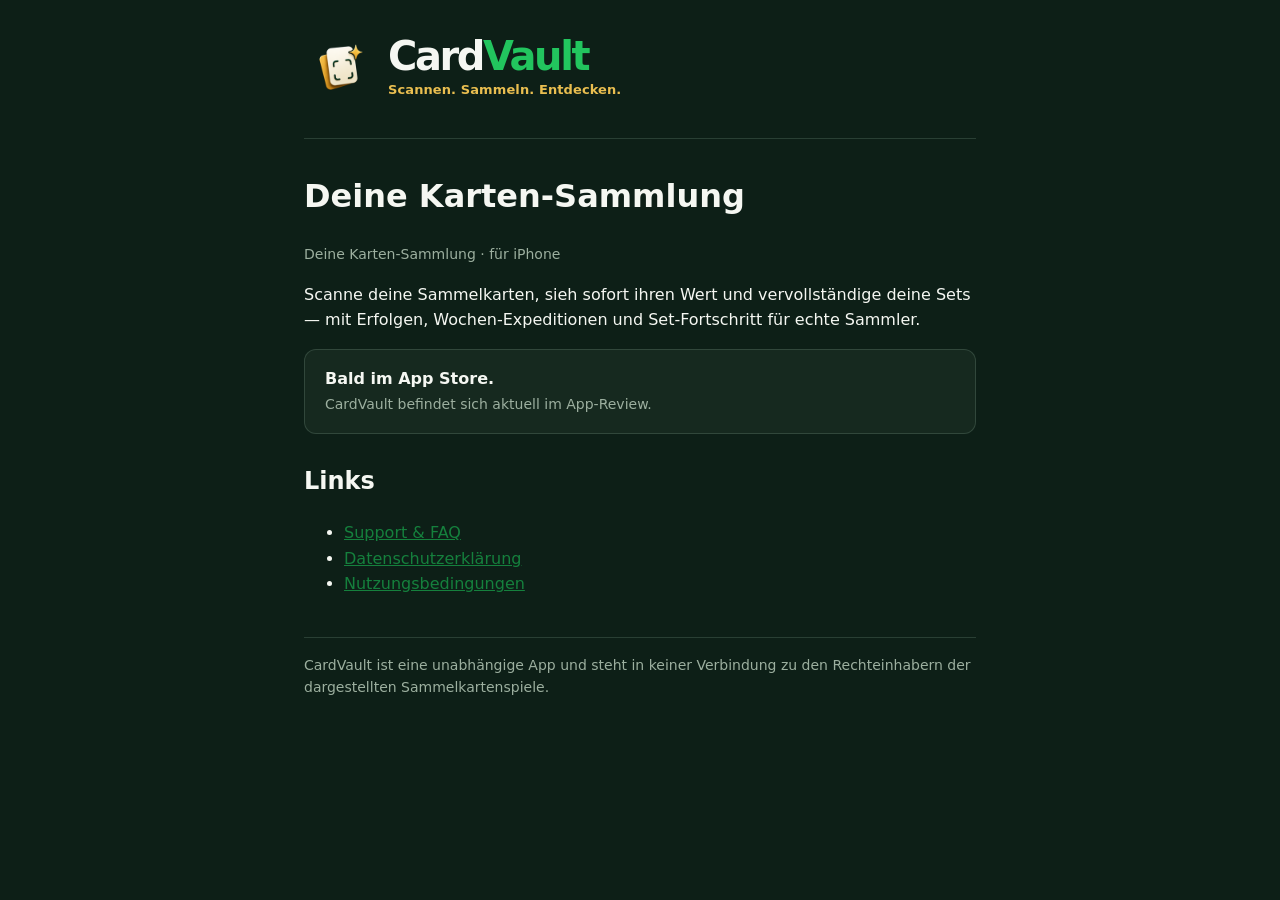
<file: index.html>
<!DOCTYPE html>
<html lang="de">
<head>
<meta charset="utf-8" />
<meta name="viewport" content="width=device-width, initial-scale=1" />
<title>CardVault — Deine Karten-Sammlung</title>
<meta name="description" content="CardVault: Sammelkarten scannen, Wert sehen, Sets vervollständigen. Für iPhone." />
<link rel="icon" href="favicon.svg" type="image/svg+xml" />
<link rel="alternate icon" href="favicon.ico" sizes="32x32" />
<link rel="apple-touch-icon" href="apple-touch-icon.png" />
<link rel="stylesheet" href="assets.css?v=brand-de-20260720" />
</head>
<body>
<header class="site-header">
  <a class="brand-lockup" href="index.html" aria-label="CardVault Startseite">
    <img class="brand-lockup__mark" src="apple-touch-icon.png?v=brand-de-20260720" alt="" aria-hidden="true" />
    <span class="brand-lockup__copy"><span class="brand-lockup__name"><span class="brand-lockup__card">Card</span><span class="brand-lockup__vault">Vault</span></span><span class="brand-lockup__claim">Scannen. Sammeln. Entdecken.</span></span>
  </a>
</header>
<h1>Deine Karten-Sammlung</h1>
<p class="muted">Deine Karten-Sammlung · für iPhone</p>

<p>Scanne deine Sammelkarten, sieh sofort ihren Wert und vervollständige deine Sets —
mit Erfolgen, Wochen-Expeditionen und Set-Fortschritt für echte Sammler.</p>

<div class="card">
  <strong>Bald im App Store.</strong><br />
  <span class="muted">CardVault befindet sich aktuell im App-Review.</span>
</div>

<h2>Links</h2>
<ul>
  <li><a href="support.html">Support &amp; FAQ</a></li>
  <li><a href="legal/privacy.html">Datenschutzerklärung</a></li>
  <li><a href="legal/terms.html">Nutzungsbedingungen</a></li>
</ul>

<footer>
CardVault ist eine unabhängige App und steht in keiner Verbindung zu den Rechteinhabern
der dargestellten Sammelkartenspiele.
</footer>
</body>
</html>
</file>
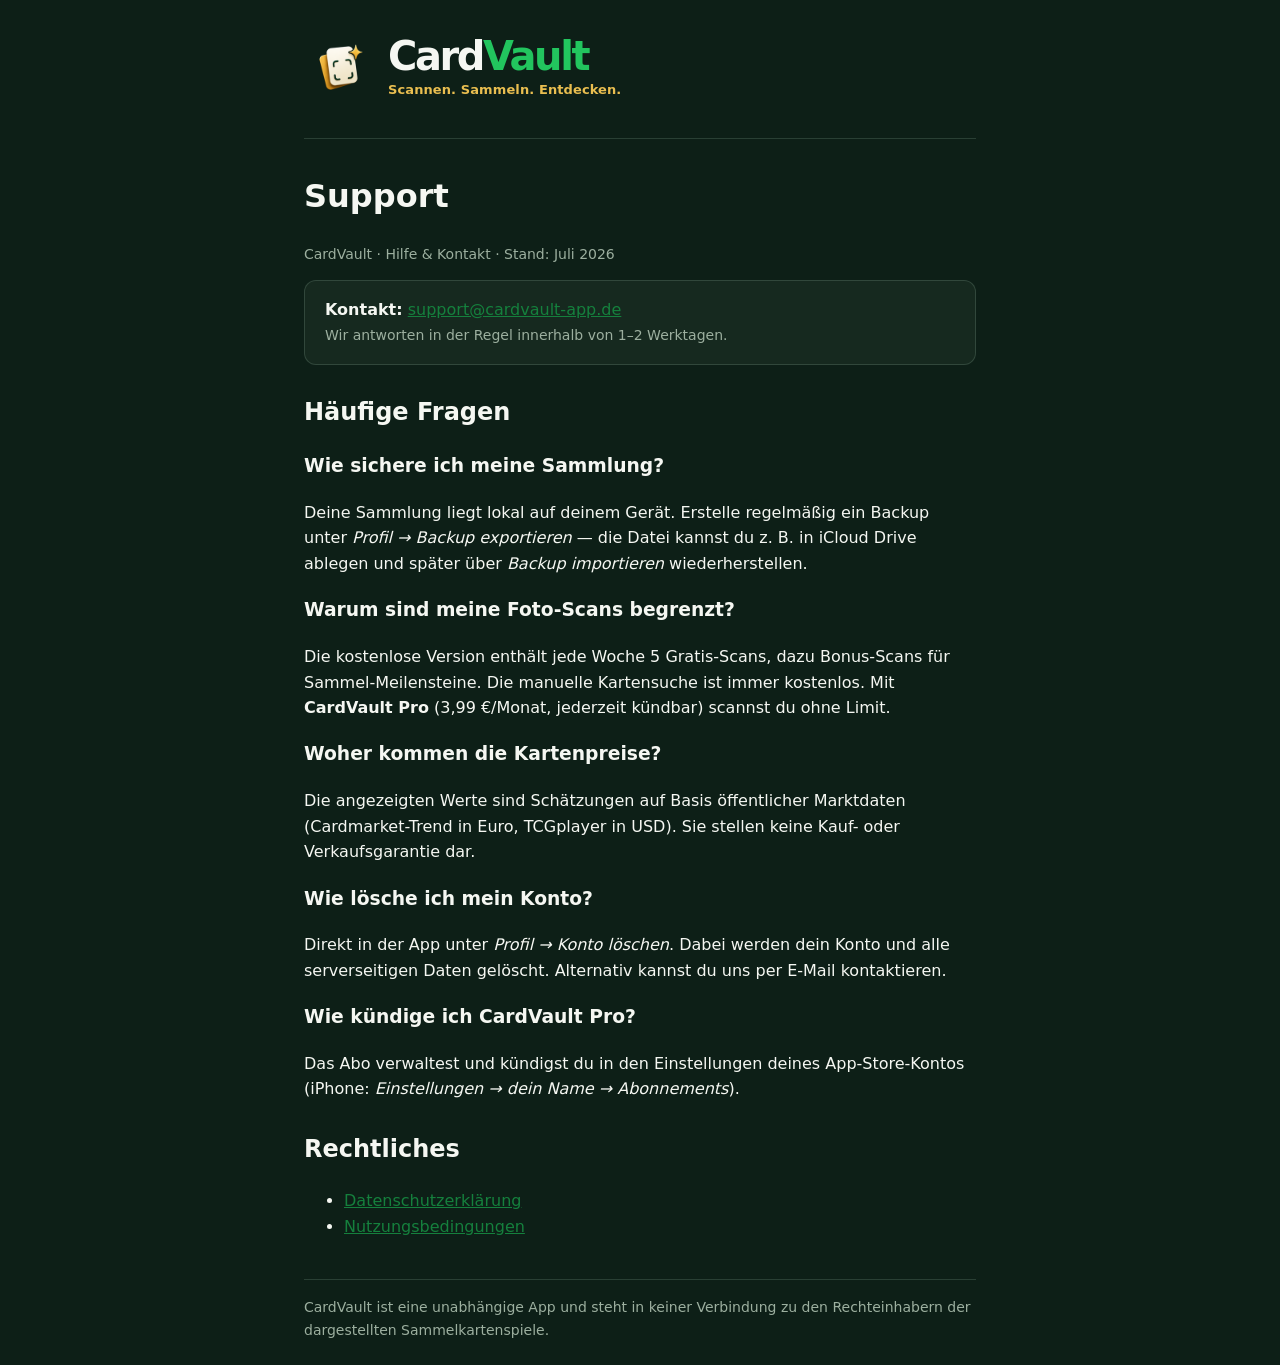
<file: support.html>
<!DOCTYPE html>
<html lang="de">
<head>
<meta charset="utf-8" />
<meta name="viewport" content="width=device-width, initial-scale=1" />
<title>CardVault — Support</title>
<link rel="icon" href="favicon.svg" type="image/svg+xml" />
<link rel="alternate icon" href="favicon.ico" sizes="32x32" />
<link rel="apple-touch-icon" href="apple-touch-icon.png" />
<link rel="stylesheet" href="assets.css?v=brand-de-20260720" />
</head>
<body>
<header class="site-header">
  <a class="brand-lockup" href="index.html" aria-label="CardVault Startseite">
    <img class="brand-lockup__mark" src="apple-touch-icon.png?v=brand-de-20260720" alt="" aria-hidden="true" />
    <span class="brand-lockup__copy"><span class="brand-lockup__name"><span class="brand-lockup__card">Card</span><span class="brand-lockup__vault">Vault</span></span><span class="brand-lockup__claim">Scannen. Sammeln. Entdecken.</span></span>
  </a>
</header>
<h1>Support</h1>
<p class="muted">CardVault · Hilfe &amp; Kontakt · Stand: Juli 2026</p>

<div class="card">
  <strong>Kontakt:</strong> <a href="mailto:support@cardvault-app.de">support@cardvault-app.de</a><br />
  <span class="muted">Wir antworten in der Regel innerhalb von 1–2 Werktagen.</span>
</div>

<h2>Häufige Fragen</h2>

<h3>Wie sichere ich meine Sammlung?</h3>
<p>Deine Sammlung liegt lokal auf deinem Gerät. Erstelle regelmäßig ein Backup unter
<em>Profil → Backup exportieren</em> — die Datei kannst du z.&nbsp;B. in iCloud Drive ablegen
und später über <em>Backup importieren</em> wiederherstellen.</p>

<h3>Warum sind meine Foto-Scans begrenzt?</h3>
<p>Die kostenlose Version enthält jede Woche 5 Gratis-Scans, dazu Bonus-Scans für
Sammel-Meilensteine. Die manuelle Kartensuche ist immer kostenlos. Mit
<strong>CardVault Pro</strong> (3,99&nbsp;€/Monat, jederzeit kündbar) scannst du ohne Limit.</p>

<h3>Woher kommen die Kartenpreise?</h3>
<p>Die angezeigten Werte sind Schätzungen auf Basis öffentlicher Marktdaten
(Cardmarket-Trend in Euro, TCGplayer in USD). Sie stellen keine Kauf- oder
Verkaufsgarantie dar.</p>

<h3>Wie lösche ich mein Konto?</h3>
<p>Direkt in der App unter <em>Profil → Konto löschen</em>. Dabei werden dein Konto und
alle serverseitigen Daten gelöscht. Alternativ kannst du uns per E-Mail kontaktieren.</p>

<h3>Wie kündige ich CardVault Pro?</h3>
<p>Das Abo verwaltest und kündigst du in den Einstellungen deines App-Store-Kontos
(iPhone: <em>Einstellungen → dein Name → Abonnements</em>).</p>

<h2>Rechtliches</h2>
<ul>
  <li><a href="legal/privacy.html">Datenschutzerklärung</a></li>
  <li><a href="legal/terms.html">Nutzungsbedingungen</a></li>
</ul>

<footer>
CardVault ist eine unabhängige App und steht in keiner Verbindung zu den Rechteinhabern
der dargestellten Sammelkartenspiele.
</footer>
</body>
</html>
</file>
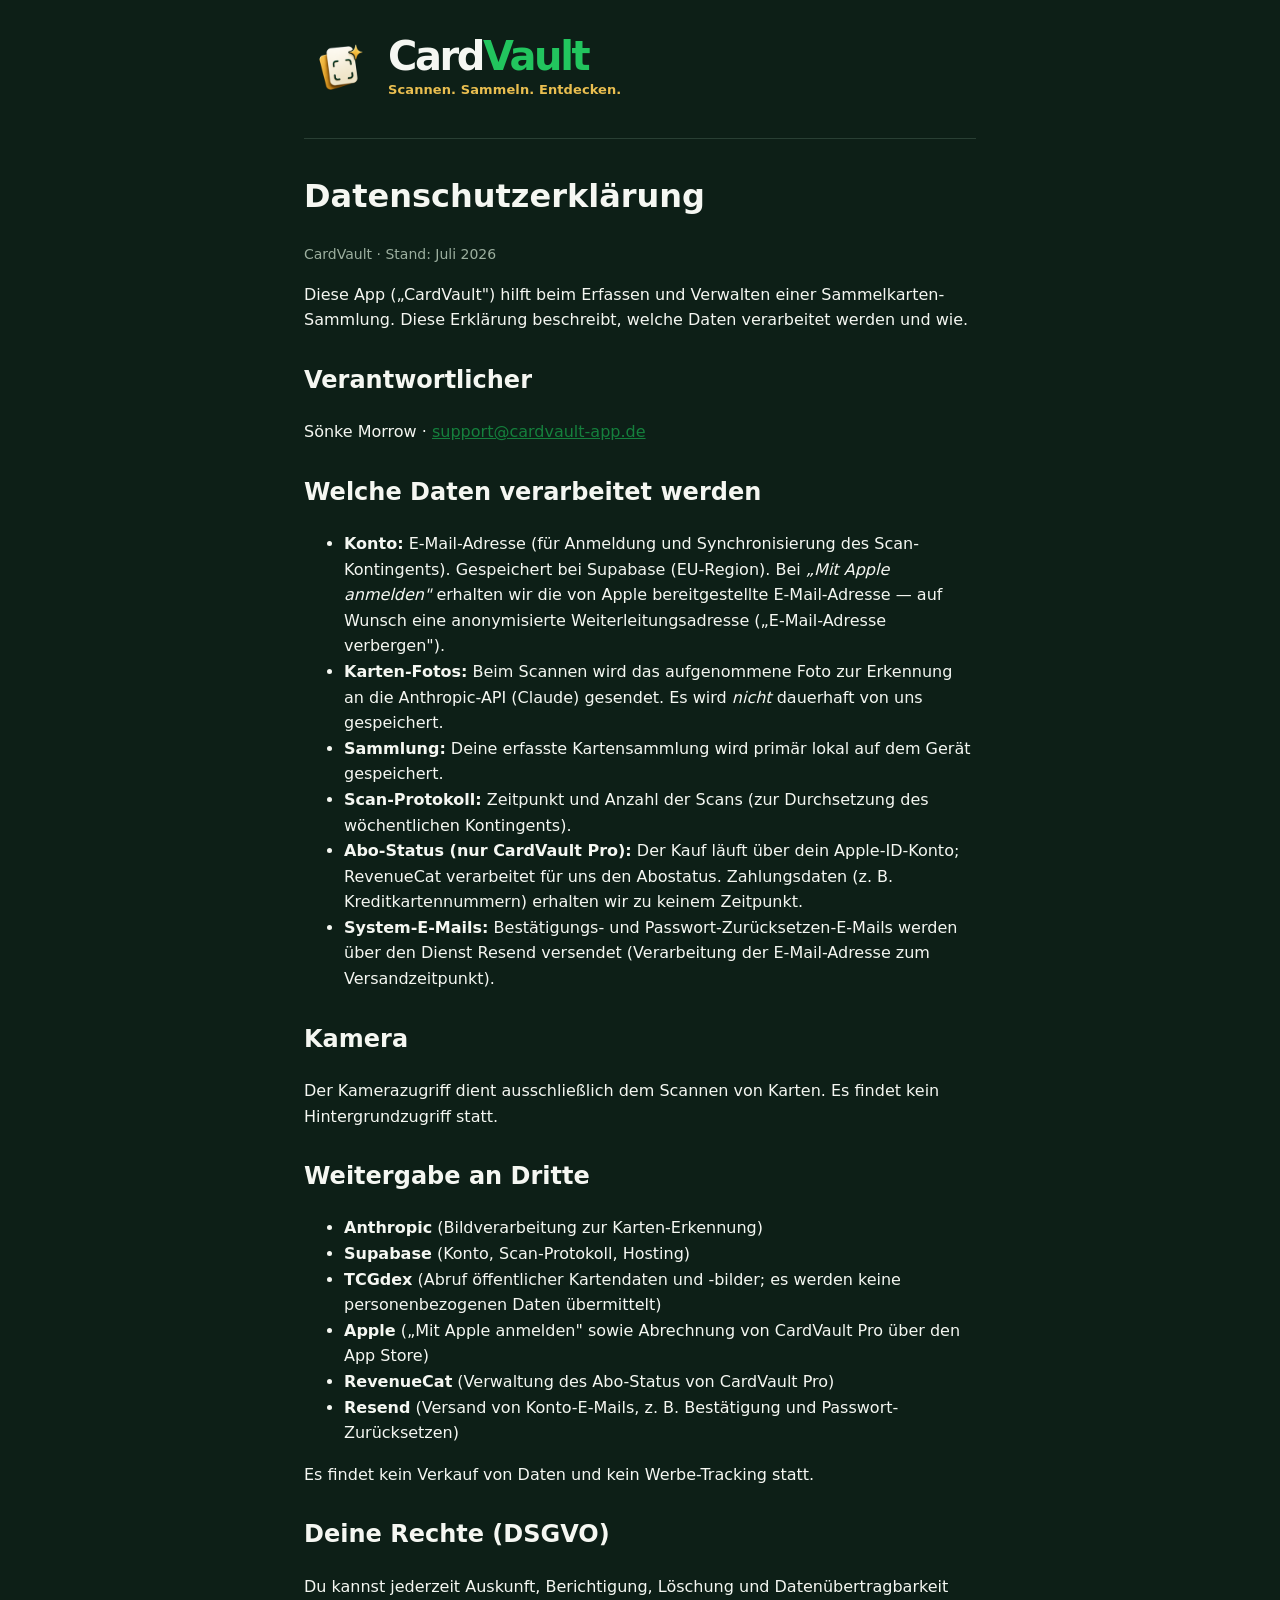
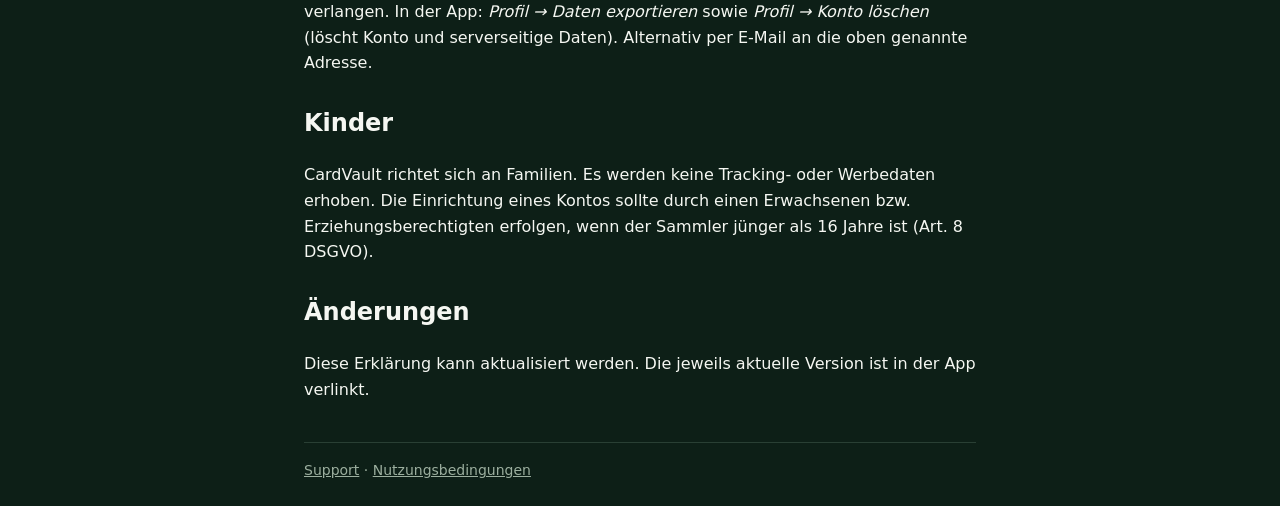
<file: legal/privacy.html>
<!DOCTYPE html>
<html lang="de">
<head>
<meta charset="utf-8" />
<meta name="viewport" content="width=device-width, initial-scale=1" />
<title>CardVault — Datenschutzerklärung</title>
<link rel="icon" href="../favicon.svg" type="image/svg+xml" />
<link rel="alternate icon" href="../favicon.ico" sizes="32x32" />
<link rel="apple-touch-icon" href="../apple-touch-icon.png" />
<link rel="stylesheet" href="../assets.css?v=brand-de-20260720" />
</head>
<body>
<header class="site-header">
  <a class="brand-lockup" href="../index.html" aria-label="CardVault Startseite">
    <img class="brand-lockup__mark" src="../apple-touch-icon.png?v=brand-de-20260720" alt="" aria-hidden="true" />
    <span class="brand-lockup__copy"><span class="brand-lockup__name"><span class="brand-lockup__card">Card</span><span class="brand-lockup__vault">Vault</span></span><span class="brand-lockup__claim">Scannen. Sammeln. Entdecken.</span></span>
  </a>
</header>
<h1>Datenschutzerklärung</h1>
<p class="muted">CardVault · Stand: Juli 2026</p>

<p>Diese App („CardVault") hilft beim Erfassen und Verwalten einer Sammelkarten-Sammlung.
Diese Erklärung beschreibt, welche Daten verarbeitet werden und wie.</p>

<h2>Verantwortlicher</h2>
<p>Sönke Morrow · <a href="mailto:support@cardvault-app.de">support@cardvault-app.de</a></p>

<h2>Welche Daten verarbeitet werden</h2>
<ul>
  <li><strong>Konto:</strong> E-Mail-Adresse (für Anmeldung und Synchronisierung des Scan-Kontingents). Gespeichert bei Supabase (EU-Region). Bei <em>„Mit Apple anmelden"</em> erhalten wir die von Apple bereitgestellte E-Mail-Adresse — auf Wunsch eine anonymisierte Weiterleitungsadresse („E-Mail-Adresse verbergen").</li>
  <li><strong>Karten-Fotos:</strong> Beim Scannen wird das aufgenommene Foto zur Erkennung an die Anthropic-API (Claude) gesendet. Es wird <em>nicht</em> dauerhaft von uns gespeichert.</li>
  <li><strong>Sammlung:</strong> Deine erfasste Kartensammlung wird primär lokal auf dem Gerät gespeichert.</li>
  <li><strong>Scan-Protokoll:</strong> Zeitpunkt und Anzahl der Scans (zur Durchsetzung des wöchentlichen Kontingents).</li>
  <li><strong>Abo-Status (nur CardVault Pro):</strong> Der Kauf läuft über dein Apple-ID-Konto; RevenueCat verarbeitet für uns den Abostatus. Zahlungsdaten (z.&nbsp;B. Kreditkartennummern) erhalten wir zu keinem Zeitpunkt.</li>
  <li><strong>System-E-Mails:</strong> Bestätigungs- und Passwort-Zurücksetzen-E-Mails werden über den Dienst Resend versendet (Verarbeitung der E-Mail-Adresse zum Versandzeitpunkt).</li>
</ul>

<h2>Kamera</h2>
<p>Der Kamerazugriff dient ausschließlich dem Scannen von Karten. Es findet kein Hintergrundzugriff statt.</p>

<h2>Weitergabe an Dritte</h2>
<ul>
  <li><strong>Anthropic</strong> (Bildverarbeitung zur Karten-Erkennung)</li>
  <li><strong>Supabase</strong> (Konto, Scan-Protokoll, Hosting)</li>
  <li><strong>TCGdex</strong> (Abruf öffentlicher Kartendaten und -bilder; es werden keine personenbezogenen Daten übermittelt)</li>
  <li><strong>Apple</strong> („Mit Apple anmelden" sowie Abrechnung von CardVault Pro über den App&nbsp;Store)</li>
  <li><strong>RevenueCat</strong> (Verwaltung des Abo-Status von CardVault Pro)</li>
  <li><strong>Resend</strong> (Versand von Konto-E-Mails, z.&nbsp;B. Bestätigung und Passwort-Zurücksetzen)</li>
</ul>
<p>Es findet kein Verkauf von Daten und kein Werbe-Tracking statt.</p>

<h2>Deine Rechte (DSGVO)</h2>
<p>Du kannst jederzeit Auskunft, Berichtigung, Löschung und Datenübertragbarkeit verlangen.
In der App: <em>Profil → Daten exportieren</em> sowie <em>Profil → Konto löschen</em> (löscht Konto und serverseitige Daten).
Alternativ per E-Mail an die oben genannte Adresse.</p>

<h2>Kinder</h2>
<p>CardVault richtet sich an Familien. Es werden keine Tracking- oder Werbedaten erhoben.
Die Einrichtung eines Kontos sollte durch einen Erwachsenen bzw. Erziehungsberechtigten erfolgen,
wenn der Sammler jünger als 16 Jahre ist (Art. 8 DSGVO).</p>

<h2>Änderungen</h2>
<p>Diese Erklärung kann aktualisiert werden. Die jeweils aktuelle Version ist in der App verlinkt.</p>

<footer><a href="../support.html">Support</a> · <a href="terms.html">Nutzungsbedingungen</a></footer>
</body>
</html>
</file>
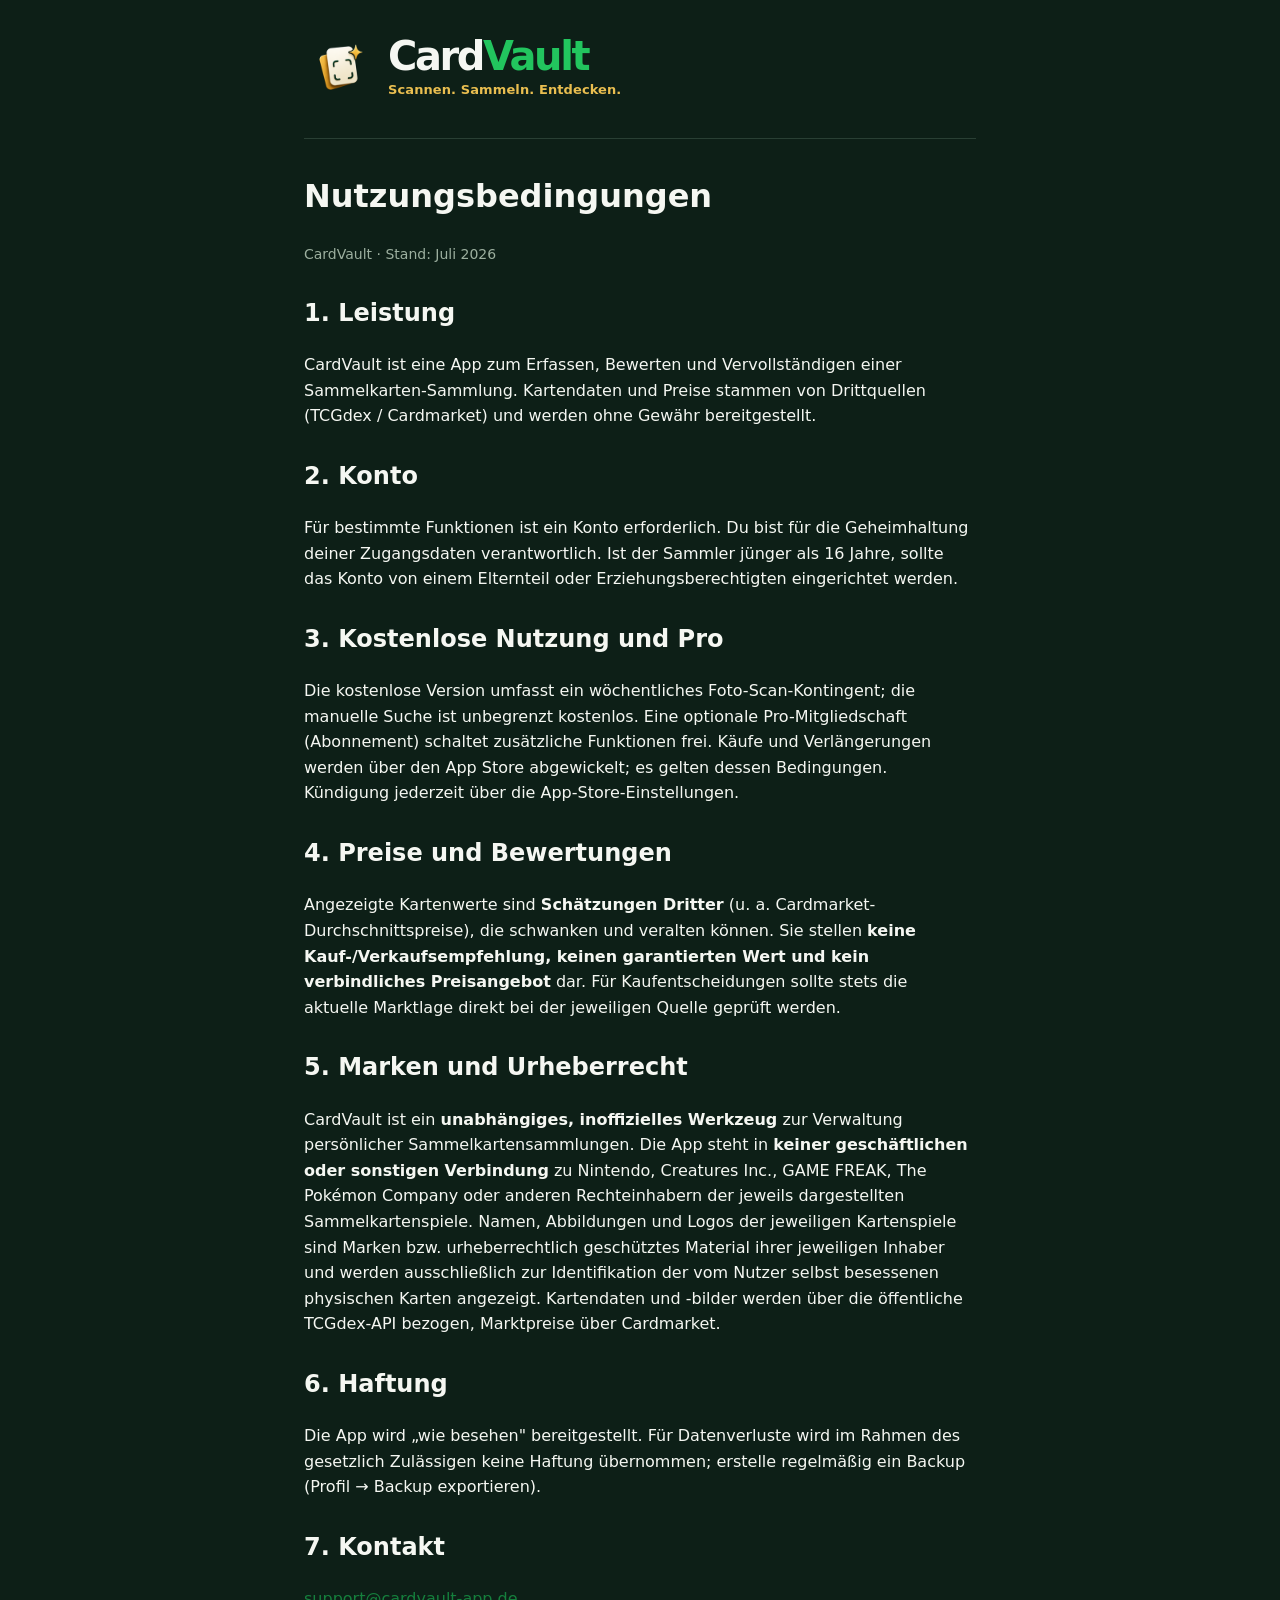
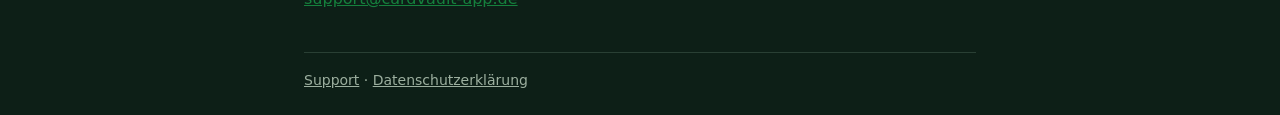
<file: legal/terms.html>
<!DOCTYPE html>
<html lang="de">
<head>
<meta charset="utf-8" />
<meta name="viewport" content="width=device-width, initial-scale=1" />
<title>CardVault — Nutzungsbedingungen</title>
<link rel="icon" href="../favicon.svg" type="image/svg+xml" />
<link rel="alternate icon" href="../favicon.ico" sizes="32x32" />
<link rel="apple-touch-icon" href="../apple-touch-icon.png" />
<link rel="stylesheet" href="../assets.css?v=brand-de-20260720" />
</head>
<body>
<header class="site-header">
  <a class="brand-lockup" href="../index.html" aria-label="CardVault Startseite">
    <img class="brand-lockup__mark" src="../apple-touch-icon.png?v=brand-de-20260720" alt="" aria-hidden="true" />
    <span class="brand-lockup__copy"><span class="brand-lockup__name"><span class="brand-lockup__card">Card</span><span class="brand-lockup__vault">Vault</span></span><span class="brand-lockup__claim">Scannen. Sammeln. Entdecken.</span></span>
  </a>
</header>
<h1>Nutzungsbedingungen</h1>
<p class="muted">CardVault · Stand: Juli 2026</p>

<h2>1. Leistung</h2>
<p>CardVault ist eine App zum Erfassen, Bewerten und Vervollständigen einer Sammelkarten-Sammlung.
Kartendaten und Preise stammen von Drittquellen (TCGdex / Cardmarket) und werden ohne Gewähr bereitgestellt.</p>

<h2>2. Konto</h2>
<p>Für bestimmte Funktionen ist ein Konto erforderlich. Du bist für die Geheimhaltung deiner Zugangsdaten verantwortlich.
Ist der Sammler jünger als 16 Jahre, sollte das Konto von einem Elternteil oder Erziehungsberechtigten eingerichtet werden.</p>

<h2>3. Kostenlose Nutzung und Pro</h2>
<p>Die kostenlose Version umfasst ein wöchentliches Foto-Scan-Kontingent; die manuelle Suche ist unbegrenzt kostenlos.
Eine optionale Pro-Mitgliedschaft (Abonnement) schaltet zusätzliche Funktionen frei. Käufe und Verlängerungen werden
über den App Store abgewickelt; es gelten dessen Bedingungen. Kündigung jederzeit über die App-Store-Einstellungen.</p>

<h2>4. Preise und Bewertungen</h2>
<p>Angezeigte Kartenwerte sind <strong>Schätzungen Dritter</strong> (u. a. Cardmarket-Durchschnittspreise), die
schwanken und veralten können. Sie stellen <strong>keine Kauf-/Verkaufsempfehlung, keinen garantierten Wert und
kein verbindliches Preisangebot</strong> dar. Für Kaufentscheidungen sollte stets die aktuelle Marktlage direkt bei
der jeweiligen Quelle geprüft werden.</p>

<h2>5. Marken und Urheberrecht</h2>
<p>CardVault ist ein <strong>unabhängiges, inoffizielles Werkzeug</strong> zur Verwaltung persönlicher
Sammelkartensammlungen. Die App steht in <strong>keiner geschäftlichen oder sonstigen Verbindung</strong> zu
Nintendo, Creatures Inc., GAME FREAK, The Pokémon Company oder anderen Rechteinhabern der jeweils
dargestellten Sammelkartenspiele. Namen, Abbildungen und Logos der jeweiligen Kartenspiele sind Marken bzw.
urheberrechtlich geschütztes Material ihrer jeweiligen Inhaber und werden ausschließlich zur Identifikation der
vom Nutzer selbst besessenen physischen Karten angezeigt. Kartendaten und -bilder werden über die öffentliche
TCGdex-API bezogen, Marktpreise über Cardmarket.</p>

<h2>6. Haftung</h2>
<p>Die App wird „wie besehen" bereitgestellt. Für Datenverluste wird im Rahmen des gesetzlich Zulässigen keine
Haftung übernommen; erstelle regelmäßig ein Backup (Profil → Backup exportieren).</p>

<h2>7. Kontakt</h2>
<p><a href="mailto:support@cardvault-app.de">support@cardvault-app.de</a></p>

<footer><a href="../support.html">Support</a> · <a href="privacy.html">Datenschutzerklärung</a></footer>
</body>
</html>
</file>
<file: assets.css>
/* CardVault — shared page styling */
:root {
  --brand: #22C55E; --brand-d: #15803D; --gold: #E9BE50;
  --text: #F5F7F2; --muted: #9CAF9F; --bg: #0D1F17; --surface: #16291F; --border: rgba(210,255,225,.14);
}
@media (prefers-color-scheme: dark) {
  :root { --text: #F5F7F2; --muted: #9CAF9F; --bg: #0D1F17; --surface: #16291F; --border: rgba(210,255,225,.14); }
}
* { box-sizing: border-box; }
body {
  font-family: -apple-system, system-ui, sans-serif;
  max-width: 720px; margin: 0 auto; padding: 24px;
  color: var(--text); background: var(--bg); line-height: 1.6;
}
h1 { color: var(--text); }
h2 { margin-top: 28px; }
a { color: var(--brand-d); }
.muted { color: var(--muted); font-size: 14px; }
.card { background: var(--surface); border: 1px solid var(--border); border-radius: 12px; padding: 16px 20px; margin: 12px 0; }
footer { margin-top: 40px; padding-top: 16px; border-top: 1px solid var(--border); font-size: 14px; color: var(--muted); }
footer a { color: var(--muted); }
.site-header { padding: 6px 0 28px; border-bottom: 1px solid var(--border); margin-bottom: 32px; }
.brand-lockup { display: inline-flex; align-items: center; gap: 12px; color: var(--text); line-height: 1; text-decoration: none; }
.site-header .brand-lockup__mark { display: block; width: 72px; height: 72px; flex: none; }
.brand-lockup__copy { display: grid; gap: 7px; }
.brand-lockup__name { display: flex; font-family: Outfit, -apple-system, system-ui, sans-serif; font-size: 40px; font-weight: 800; letter-spacing: -2.4px; }
.brand-lockup__card { color: var(--text); }
.brand-lockup__vault { color: var(--brand); }
.brand-lockup__claim { color: var(--gold); font-size: 13px; font-weight: 700; letter-spacing: .1px; }
@media (max-width: 480px) {
  .site-header .brand-lockup__mark { width: 60px; height: 60px; }
  .brand-lockup__name { font-size: 34px; letter-spacing: -2px; }
  .brand-lockup__claim { font-size: 12px; }
}
</file>
